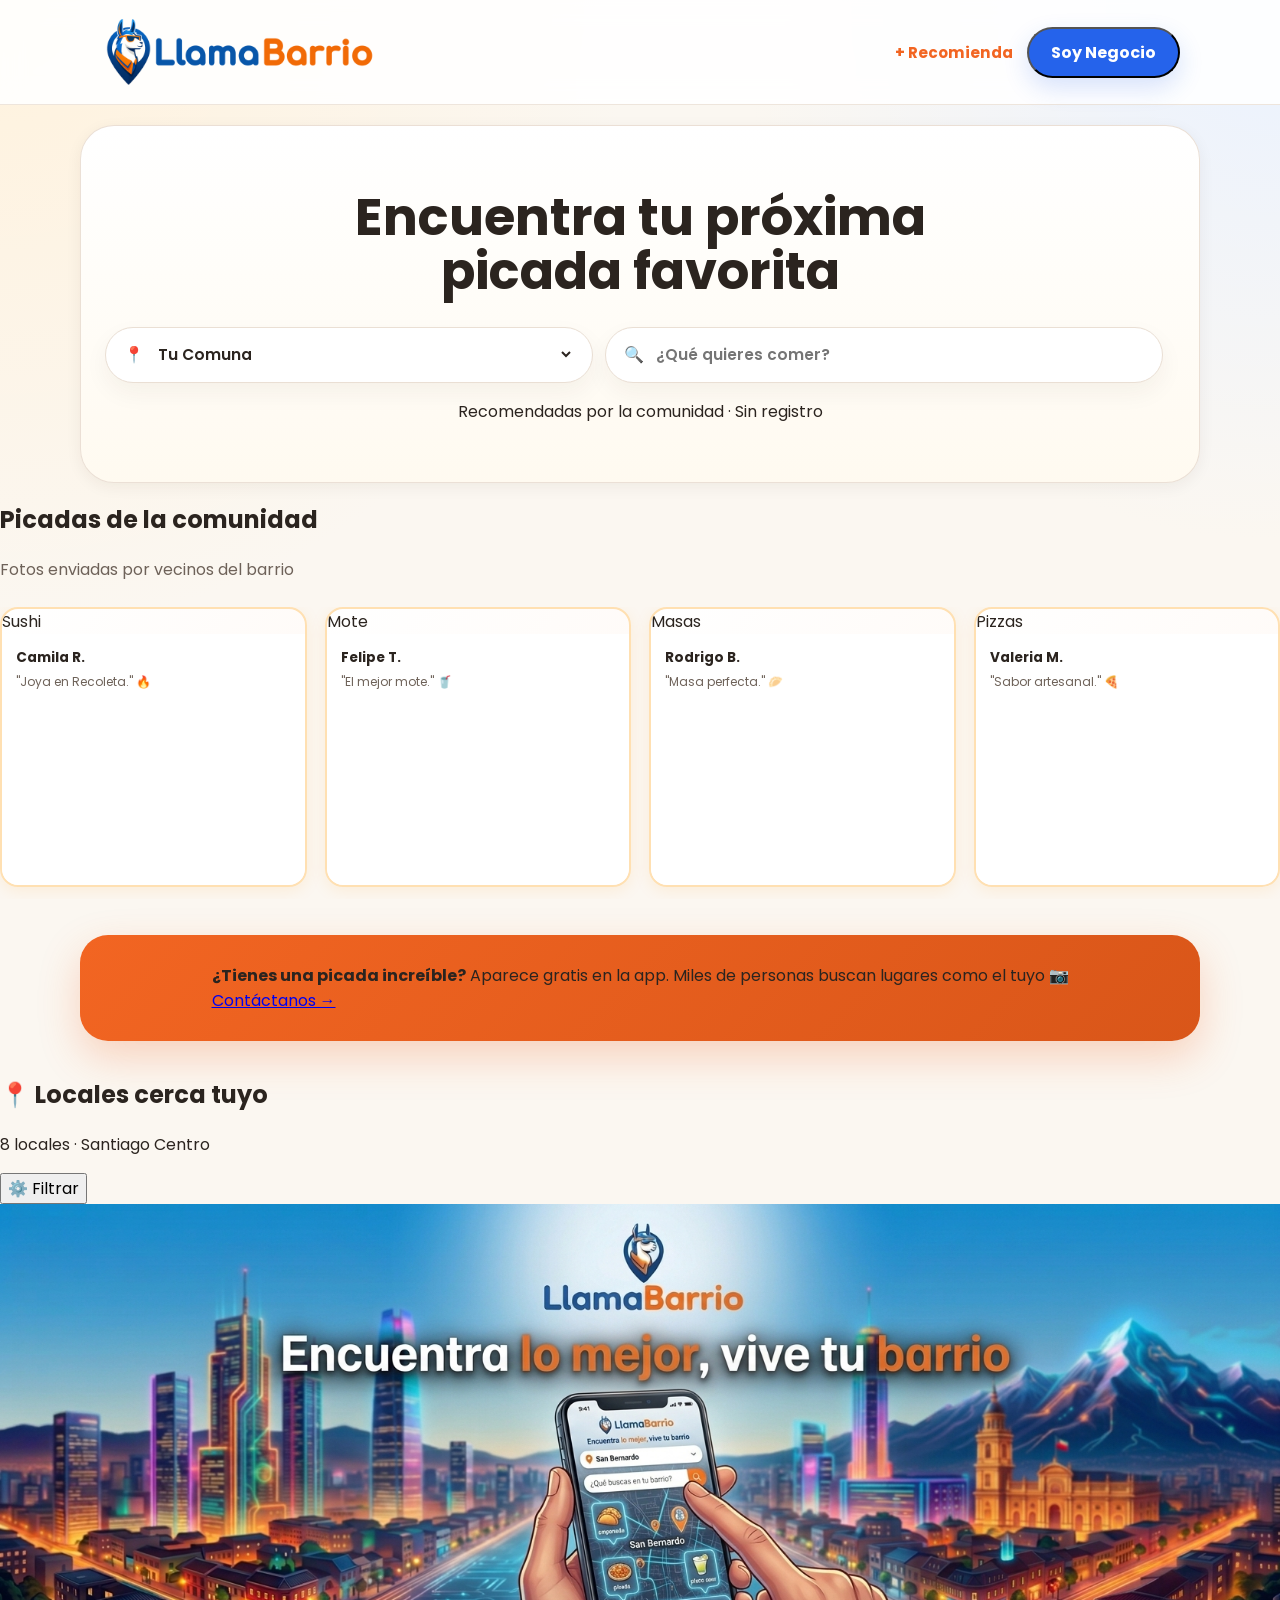
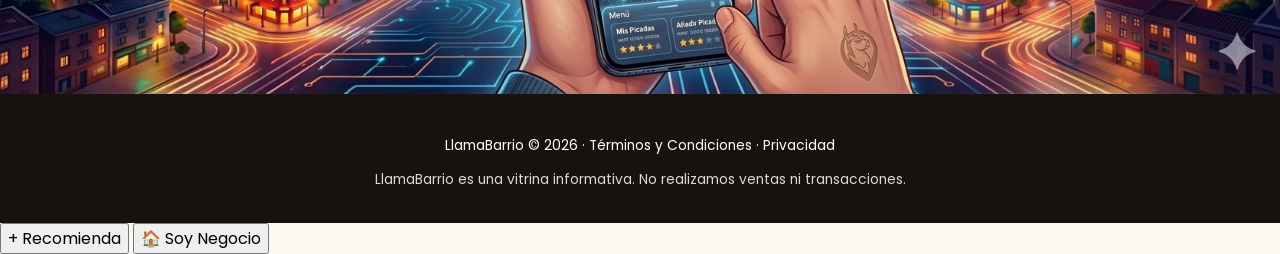
<file: index.html.html>
<!DOCTYPE html>
<html lang="es">
<head>
    <meta charset="UTF-8">
    <meta name="viewport" content="width=device-width, initial-scale=1.0, maximum-scale=1.0, user-scalable=no">
    <title>LlamaBarrio - Tu comunidad conectada</title>
    
    <meta name="theme-color" content="#39FF14">
    <link rel="manifest" href="/manifest.json">

    <link href="https://fonts.googleapis.com/css2?family=Poppins:wght@400;500;600;700;800&display=swap" rel="stylesheet">
    
    <link rel="stylesheet" href="style.css?v=4.0">

    <style>
      @media screen and (max-width: 800px) {
          footer, 
          .site-footer, 
          [class*="footer"] {
              display: none !important;
              visibility: hidden !important;
              height: 0 !important;
              padding: 0 !important;
              margin: 0 !important;
              opacity: 0 !important;
              pointer-events: none !important;
          }
      }
    </style>

    <meta name="apple-mobile-web-app-capable" content="yes">
    <meta name="apple-mobile-web-app-status-bar-style" content="black-translucent">
    <meta name="apple-mobile-web-app-title" content="LlamaBarrio">
    <link rel="apple-touch-icon" href="images/icon-192.png">

    <script>
      if ('serviceWorker' in navigator) {
        window.addEventListener('load', () => {
          navigator.serviceWorker.register('/sw.js');
        });
      }
    </script>
</head>
<body>

    <nav class="navbar">
        <div class="nav-container">
            <div class="logo">
                <img src="images/logo.png" alt="LlamaBarrio" class="logo-img">
            </div>
            <div class="nav-right desktop-only">
                <a href="TU_LINK_DE_TALLY" target="_blank" class="btn-recomienda">+ Recomienda</a>
                <button class="btn-negocio-blue">Soy Negocio</button>
            </div>
        </div>
    </nav>

    <header class="hero">
        <h1>Encuentra tu próxima <br><span class="highlight">picada favorita</span></h1>
        
        <div class="search-area">
            <div class="filter-group">
                <div class="oval-input">
                    <span>📍</span>
                    <select class="clean-select">
                        <option value="" disabled selected>Tu Comuna</option>
                        <option value="santiago">Santiago Centro</option>
                        <option value="providencia">Providencia</option>
                        <option value="las-condes">Las Condes</option>
                    </select>
                </div>
            </div>
            
            <div class="filter-group">
                <div class="search-box oval-input">
                    <span class="search-icon">🔍</span>
                    <input type="text" placeholder="¿Qué quieres comer?" id="main-search">
                </div>
            </div>
        </div>
        
        <p class="subtitle">Recomendadas por la comunidad · Sin registro</p>
    </header>

    <main class="content">
        <section class="section">
            <div class="section-header vertical-header">
                <h2>Picadas de la comunidad</h2>
                <p class="sub-small">Fotos enviadas por vecinos del barrio</p>
            </div>
            
            <div class="community-grid centered-container">
                <div class="comm-card orange-soft">
                    <div class="comm-img-placeholder">Sushi</div>
                    <div class="comm-info">
                        <b>Camila R.</b>
                        <p>"Joya en Recoleta." 🔥</p>
                    </div>
                </div>
                <div class="comm-card orange-soft">
                    <div class="comm-img-placeholder">Mote</div>
                    <div class="comm-info">
                        <b>Felipe T.</b>
                        <p>"El mejor mote." 🥤</p>
                    </div>
                </div>
                <div class="comm-card orange-soft">
                    <div class="comm-img-placeholder">Masas</div>
                    <div class="comm-info">
                        <b>Rodrigo B.</b>
                        <p>"Masa perfecta." 🥟</p>
                    </div>
                </div>
                <div class="comm-card orange-soft">
                    <div class="comm-img-placeholder">Pizzas</div>
                    <div class="comm-info">
                        <b>Valeria M.</b>
                        <p>"Sabor artesanal." 🍕</p>
                    </div>
                </div>
            </div>
        </section>

        <div class="cta-banner">
          <div class="cta-content">
            <div class="cta-text">
              <strong>¿Tienes una picada increíble?</strong>
              <span>Aparece gratis en la app. Miles de personas buscan lugares como el tuyo 📷</span>
            </div>
            <a href="https://wa.me/569XXXXXXXX" class="cta-button">Contáctanos →</a>
          </div>
        </div>

        <section class="section">
            <div class="section-header">
                <div class="header-text">
                    <h2>📍 Locales cerca tuyo</h2>
                    <p class="sub">8 locales · Santiago Centro</p>
                </div>
                <button class="btn-filtrar">⚙️ Filtrar</button>
            </div>
            <div class="locals-grid-3" id="locals-grid"></div>
        </section>

        <section class="section final-ad-section">
            <div class="ad-slide-final-wrapper">
                <div class="ad-slide-final-card">
                    <img src="images/promocion1.png" alt="Promoción Final" class="ad-img-final">
                    <div class="ad-dots-final">
                        <span class="dot active"></span>
                        <span class="dot"></span>
                        <span class="dot"></span>
                    </div>
                </div>
            </div>
        </section>
    </main>

    <footer class="site-footer">
        <div class="footer-content">
            <p>LlamaBarrio © 2026 · <a href="#">Términos y Condiciones</a> · <a href="#">Privacidad</a></p>
            <p class="disclaimer-text">LlamaBarrio es una vitrina informativa. No realizamos ventas ni transacciones.</p>
        </div>
    </footer>

    <div class="floating-nav mobile-only">
        <button class="btn-blue">+ Recomienda</button>
        <button class="btn-outline">🏠 Soy Negocio</button>
    </div>

    <script src="script.js"></script>
</body>
</html>
</file>
<file: style.css>
:root {
    --orange: #f26522;
    --orange-dark: #d95619;
    --orange-soft: #fff3e8;
    --blue: #2563eb;
    --bg: #fbf7f1;
    --card: #ffffff;
    --text: #2b241f;
    --muted: #6e6259;
    --line: #eadfd4;
    --shadow: 0 18px 40px rgba(59, 39, 24, 0.08);
}

* { box-sizing: border-box; }
html { scroll-behavior: smooth; }
body {
    margin: 0;
    font-family: 'Poppins', sans-serif;
    color: var(--text);
    background:
        radial-gradient(circle at top left, #fff2dd 0, transparent 28%),
        radial-gradient(circle at top right, #eaf2ff 0, transparent 24%),
        var(--bg);
    overflow-x: hidden;
}

img { max-width: 100%; display: block; }
button, select, input { font: inherit; }
button { cursor: pointer; }

.main-wrapper { max-width: 1120px; margin: 0 auto; padding: 0 20px 40px; }
.section-block { margin-top: 42px; }
.section-heading { margin-bottom: 18px; }
.section-heading-split { display: flex; justify-content: space-between; align-items: flex-end; gap: 20px; }

.navbar {
    position: sticky;
    top: 0;
    z-index: 1000;
    display: flex;
    justify-content: center;
    padding: 16px 0;
    background: rgba(255, 255, 255, 0.88);
    border-bottom: 1px solid rgba(234, 223, 212, 0.8);
    backdrop-filter: blur(12px);
}

.nav-container {
    width: 100%;
    max-width: 1120px;
    padding: 0 20px;
    display: flex;
    justify-content: space-between;
    align-items: center;
    gap: 20px;
}

.logo-img { height: 72px; }
.nav-right { display: flex; align-items: center; gap: 14px; }

.btn-recomienda,
.btn-negocio-blue,
.btn-contact,
.btn-empty-state,
.btn-buscar-main,
.btn-ver,
.category-pill,
.mini-filter,
.comm-card,
.local-card { transition: transform 0.2s ease, box-shadow 0.2s ease, filter 0.2s ease; }

.btn-recomienda {
    color: var(--orange);
    text-decoration: none;
    font-weight: 700;
    font-size: 0.95rem;
}

.btn-negocio-blue,
.btn-contact,
.btn-empty-state {
    text-decoration: none;
    display: inline-flex;
    align-items: center;
    justify-content: center;
    border-radius: 999px;
    font-weight: 700;
}

.btn-negocio-blue {
    background: var(--blue);
    color: #fff;
    padding: 11px 22px;
    box-shadow: 0 10px 24px rgba(37, 99, 235, 0.18);
}

.btn-contact {
    background: rgba(255, 255, 255, 0.2);
    color: #fff;
    padding: 12px 24px;
    font-size: 0.95rem;
    backdrop-filter: blur(10px);
}

.btn-contact:hover {
    background: rgba(255, 255, 255, 0.3);
    transform: translateX(4px);
}

.hero {
    max-width: 1120px;
    margin: 20px auto 0;
    padding: 46px 24px 42px;
    text-align: center;
    background: linear-gradient(180deg, rgba(255, 255, 255, 0.98), rgba(255, 250, 240, 0.98));
    border: 1px solid rgba(234, 223, 212, 0.95);
    border-radius: 34px;
    box-shadow: 0 4px 16px rgba(59, 39, 24, 0.06);
}

.hero-badge {
    display: inline-flex;
    align-items: center;
    justify-content: center;
    padding: 8px 14px;
    border-radius: 999px;
    background: var(--orange-soft);
    color: var(--orange-dark);
    font-size: 0.82rem;
    font-weight: 700;
}

.hero h1 {
    margin: 18px auto 12px;
    max-width: 760px;
    font-size: clamp(2rem, 4vw, 3.4rem);
    line-height: 1.06;
}

.highlight-word { color: var(--orange); }

.hero-copy {
    max-width: 760px;
    margin: 0 auto 16px;
    color: var(--muted);
    font-size: 1rem;
    line-height: 1.7;
}

.search-area {
    margin-top: 28px;
    display: grid;
    grid-template-columns: 1.05fr 1.2fr auto;
    gap: 12px;
    align-items: center;
}

.oval-input {
    display: flex;
    align-items: center;
    gap: 10px;
    height: 56px;
    padding: 0 18px;
    border-radius: 999px;
    background: #fff;
    border: 1px solid var(--line);
    box-shadow: 0 10px 24px rgba(59, 39, 24, 0.05);
}

.icon-mark { font-size: 1rem; }

.clean-select,
.oval-input input {
    width: 100%;
    border: 0;
    background: transparent;
    outline: none;
    font-family: 'Poppins', sans-serif;
    font-size: 0.96rem;
    font-weight: 600;
    color: var(--text);
}

.btn-buscar-main {
    height: 56px;
    padding: 0 28px;
    border: 0;
    border-radius: 999px;
    background: var(--orange);
    color: #fff;
    font-size: 0.96rem;
    font-weight: 700;
    box-shadow: 0 14px 28px rgba(242, 101, 34, 0.2);
}

.btn-buscar-main:hover {
    transform: translateY(-2px);
    box-shadow: 0 16px 32px rgba(242, 101, 34, 0.25);
}

.hero-categories {
    margin-top: 18px;
    display: flex;
    justify-content: center;
    gap: 10px;
    flex-wrap: wrap;
}

.mini-how-section {
    margin-top: 16px;
    padding: 16px;
    background: linear-gradient(135deg, rgba(242, 101, 34, 0.05), rgba(255, 255, 255, 0.5));
    border-radius: 14px;
    border: 1px solid rgba(242, 101, 34, 0.15);
    cursor: pointer;
    user-select: none;
}

.mini-how-header {
    cursor: pointer;
    user-select: none;
    text-align: center;
    margin-bottom: 12px;
}

.mini-how-title {
    margin: 0;
    font-size: 0.95rem;
    color: var(--orange-dark);
    font-weight: 700;
}

.mini-how-steps {
    display: flex;
    justify-content: center;
    align-items: center;
    gap: 8px;
    flex-wrap: wrap;
    max-height: 500px;
    opacity: 1;
    transition: max-height 0.3s ease, opacity 0.3s ease, margin 0.3s ease;
    overflow: hidden;
}

.mini-how-steps.collapsed {
    max-height: 0;
    opacity: 0;
    margin: 0;
}

.mini-step-item {
    display: flex;
    flex-direction: column;
    align-items: center;
    gap: 4px;
}

.mini-step-number {
    width: 28px;
    height: 28px;
    border-radius: 50%;
    background: var(--orange);
    color: #fff;
    font-weight: 700;
    font-size: 0.85rem;
    display: flex;
    align-items: center;
    justify-content: center;
}

.mini-step-text {
    font-size: 0.75rem;
    color: var(--text);
    font-weight: 600;
    max-width: 80px;
    line-height: 1.2;
}

.mini-step-arrow {
    font-size: 1.2rem;
    color: var(--orange);
    font-weight: 700;
    margin: 0 4px;
}

.section-title { margin: 0; font-size: clamp(1.4rem, 2vw, 2rem); line-height: 1.2; }
.sub-small { margin: 8px 0 0; color: var(--muted); line-height: 1.6; }
.mobile-swipe-hint { display: none; margin: 10px 0 0; color: var(--orange-dark); font-size: 0.8rem; font-weight: 700; }

.category-pill,
.mini-filter {
    padding: 12px 18px;
    border-radius: 999px;
    border: 1px solid var(--line);
    background: #fff;
    color: var(--text);
    font-size: 0.9rem;
    font-weight: 700;
}

.category-pill.is-active,
.mini-filter.is-active {
    background: var(--orange-soft);
    border-color: #f6bb93;
    color: var(--orange-dark);
}

.mini-filter.is-active {
    background: #caf8d4;
    color: #168240;
    border-color: #88e59c;
}

.community-section {
    padding: 32px;
    border-radius: 28px;
    background: linear-gradient(135deg, #fff3e0 0%, #ffe8d6 100%);
    border: 2px solid #ffb74d;
    box-shadow: 0 8px 24px rgba(255, 152, 0, 0.15), inset 0 1px 0 rgba(255, 255, 255, 0.9);
    position: relative;
    overflow: hidden;
}

.community-section::before {
    content: '';
    position: absolute;
    top: 0;
    left: 0;
    right: 0;
    height: 4px;
    background: linear-gradient(90deg, #ff9800, #f57c00, #e65100);
}

.community-section .section-heading .section-title {
    color: #e65100;
}

.community-section .section-heading .sub-small {
    color: var(--muted);
}

.community-grid {
    display: grid;
    grid-template-columns: repeat(4, 1fr);
    gap: 18px;
    margin-top: 24px;
    overflow-x: auto;
    overflow-y: hidden;
    padding-bottom: 12px;
    scroll-behavior: smooth;
}

.community-grid::-webkit-scrollbar { 
    height: 6px; 
}
.community-grid::-webkit-scrollbar-track {
    background: rgba(255, 152, 0, 0.1);
    border-radius: 10px;
}
.community-grid::-webkit-scrollbar-thumb {
    background: rgba(255, 152, 0, 0.3);
    border-radius: 10px;
}
.community-grid::-webkit-scrollbar-thumb:hover {
    background: rgba(255, 152, 0, 0.5);
}

.comm-card {
    background: linear-gradient(135deg, #ffffff 0%, #fff8f3 100%);
    border: 2px solid #ffe0b2;
    border-radius: 18px;
    overflow: hidden;
    box-shadow: 0 4px 16px rgba(255, 152, 0, 0.1);
    display: flex;
    flex-direction: column;
    height: 280px;
    min-width: 180px;
    transition: all 0.3s ease;
    flex-shrink: 0;
}

.comm-card:hover {
    box-shadow: 0 12px 32px rgba(255, 152, 0, 0.2);
    transform: translateY(-4px);
    border-color: #ffb74d;
}

.comm-img-box { 
    background: #f0ebe5; 
    overflow: hidden; 
    height: 140px;
    display: flex;
    align-items: center;
    justify-content: center;
    flex-shrink: 0;
}

.comm-img-box img { 
    width: 100%; 
    height: 100%; 
    object-fit: cover;
    object-position: center;
}

.comm-info { 
    padding: 14px;
    background: rgba(255, 255, 255, 0.98);
    border-radius: 0 0 16px 16px;
    flex: 1;
    display: flex;
    flex-direction: column;
    overflow: hidden;
}

.comm-tag {
    display: inline-flex;
    align-items: center;
    justify-content: center;
    padding: 5px 8px;
    border-radius: 999px;
    background: linear-gradient(135deg, #fff3e0, #ffe8d6);
    color: #e65100;
    border: 1px solid #ffb74d;
    font-size: 0.7rem;
    font-weight: 700;
    align-self: flex-start;
    margin-bottom: 6px;
}

.comm-info b { 
    display: block; 
    margin: 0 0 6px 0;
    font-size: 0.85rem;
    color: var(--text);
}

.comm-info p { 
    margin: 0; 
    color: var(--muted); 
    line-height: 1.4; 
    font-size: 0.75rem;
    flex: 1;
    overflow: hidden;
    display: -webkit-box;
    -webkit-line-clamp: 2;
    -webkit-box-orient: vertical;
}

.locals-section-wrapper {
    background: transparent;
    padding: 0;
    border-radius: 0;
    border: none;
    box-shadow: none;
    position: relative;
    overflow: visible;
}

.locals-section-wrapper::before {
    display: none;
}

.locals-section-wrapper .section-heading .section-title {
    color: var(--text);
}

.locals-section-wrapper .section-heading {
    margin-bottom: 24px;
}

.locals-grid {
    display: grid;
    grid-template-columns: repeat(4, 1fr);
    gap: 18px;
    margin-top: 0;
}

.local-card {
    background: linear-gradient(135deg, #ffffff 0%, #fff9f0 100%);
    border: 2px solid #ffc89b;
    border-radius: 18px;
    overflow: hidden;
    box-shadow: 0 4px 16px rgba(255, 152, 0, 0.12);
    display: flex;
    flex-direction: column;
    transition: all 0.3s ease;
    height: 340px;
}

.local-card:hover {
    box-shadow: 0 12px 32px rgba(255, 152, 0, 0.2);
    transform: translateY(-4px);
    border-color: #ffb74d;
}

.local-img-wrap { position: relative; }

.local-img-box { 
    background: #f0ebe5; 
    overflow: hidden; 
    height: 150px;
    display: flex;
    align-items: center;
    justify-content: center;
}

.local-img-box img { 
    width: 100%; 
    height: 100%; 
    object-fit: cover;
}

.local-body { 
    padding: 14px; 
    flex: 1;
    display: flex;
    flex-direction: column;
}

.local-topline {
    display: flex;
    align-items: center;
    gap: 10px;
    margin-bottom: 6px;
}

.local-body h3 {
    margin: 0;
    font-size: 0.95rem;
    width: 100%;
    line-height: 1.2;
}

.local-headline {
    display: flex;
    align-items: center;
    gap: 6px;
    margin-bottom: 8px;
    flex-wrap: wrap;
}

.local-inline-tag {
    display: inline-flex;
    align-items: center;
    justify-content: center;
    padding: 4px 8px;
    border-radius: 999px;
    background: #ffc89b;
    color: #ffffff;
    border: 1px solid #ffc89b;
    font-size: 0.7rem;
    font-weight: 700;
}

.local-meta {
    display: flex;
    flex-direction: column;
    gap: 4px;
    margin-bottom: 12px;
    font-size: 0.8rem;
}

.local-meta p {
    margin: 0;
}

.local-status {
    display: inline-flex;
    align-items: center;
    justify-content: center;
    padding: 4px 8px;
    border-radius: 999px;
    font-size: 0.7rem;
    font-weight: 700;
}

.local-status.open {
    background: rgba(30, 157, 97, 0.12); 
    color: #177d4d;
}

.local-status.closed {
    background: rgba(179, 56, 56, 0.12); 
    color: #a23232;
}

.btn-ver {
    width: 100%; 
    margin-top: auto; 
    padding: 10px; 
    border: 0;
    border-radius: 14px; 
    background: #151515; 
    color: #fff; 
    font-weight: 700;
    font-size: 0.85rem;
    transition: all 0.2s;
}

.btn-ver:hover {
    background: #2d2d2d;
}

.load-more-hint {
    grid-column: 1 / -1;
    text-align: center;
    padding: 20px;
    background: linear-gradient(135deg, rgba(255, 255, 255, 0.8), rgba(255, 243, 224, 0.8));
    border-radius: 12px;
    border: 2px dashed #ffb74d;
    color: #e65100;
    font-weight: 600;
}

.load-more-hint p {
    margin: 0;
}

.load-more-hint p + p {
    margin-top: 6px;
    font-weight: 400;
}

.no-results {
    margin: 28px auto 0;
    max-width: 540px;
    padding: 28px 22px;
    text-align: center;
    background: rgba(255, 255, 255, 0.95);
    border: 1px dashed #efb48a;
    border-radius: 26px;
    box-shadow: var(--shadow);
}

/* DESTACADOS */
.destacados-section {
    margin-top: 42px;
}

.destacados-title {
    margin: 0 0 24px 0;
    font-size: 1.8rem;
    font-weight: 700;
    color: var(--text);
}

.destacados-wrapper {
    display: grid;
    grid-template-columns: 1fr 1fr;
    gap: 24px;
    align-items: center;
}

.destacados-oferta {
    border-radius: 16px;
    overflow: hidden;
    height: 240px;
    background: #f0ebe5;
}

.destacados-img {
    width: 100%;
    height: 100%;
    object-fit: cover;
}

.destacados-trending {
    padding: 24px;
    background: linear-gradient(135deg, #e8f5e9 0%, #c8e6c9 100%);
    border-radius: 16px;
    border: 2px solid #81c784;
    box-shadow: 0 4px 12px rgba(76, 175, 80, 0.15);
}

.trending-title {
    margin: 0 0 20px 0;
    font-size: 1.15rem;
    font-weight: 700;
    color: #2e7d32;
}

.trending-compact {
    display: flex;
    flex-direction: column;
    gap: 12px;
}

.trending-compact-item {
    padding: 12px;
    background: #fff;
    border-radius: 8px;
    border: 2px solid #81c784;
    font-size: 0.9rem;
    color: var(--text);
}

.trending-compact-item strong {
    color: #2e7d32;
    font-weight: 700;
}

/* CTA BANNER */
.cta-banner {
    max-width: 1120px;
    margin: 36px auto;
    padding: 28px 32px;
    display: flex;
    align-items: center;
    justify-content: center;
    gap: 24px;
    background: linear-gradient(135deg, var(--orange) 0%, var(--orange-dark) 100%);
    border-radius: 28px;
    box-shadow: 0 16px 40px rgba(242, 101, 34, 0.25);
}

.cta-desc {
    display: flex;
    flex-direction: column;
    gap: 8px;
    text-align: center;
    flex: 1;
}

.cta-desc strong {
    font-size: 1.3rem;
    color: #fff;
    line-height: 1.2;
}

.cta-desc span {
    font-size: 0.95rem;
    color: rgba(255, 255, 255, 0.95);
    line-height: 1.5;
}

/* FOOTER EXTENDIDO (3 COLUMNAS) */
.footer-extended {
    background: linear-gradient(135deg, #ffffff 0%, #fff9f0 100%);
    border-top: 2px solid #eadfd4;
    border-bottom: 2px solid #eadfd4;
    padding: 48px 20px;
    margin-top: 54px;
}

.footer-extended-container {
    max-width: 1120px;
    margin: 0 auto;
    display: grid;
    grid-template-columns: repeat(3, 1fr);
    gap: 40px;
}

.footer-column h3 {
    margin: 0 0 18px 0;
    font-size: 1.1rem;
    font-weight: 700;
    color: var(--text);
    line-height: 1.2;
}

.footer-column ul {
    list-style: none;
    margin: 0;
    padding: 0;
    display: flex;
    flex-direction: column;
    gap: 12px;
}

.footer-column a,
.footer-column p {
    color: var(--muted);
    text-decoration: none;
    font-size: 0.95rem;
    line-height: 1.6;
    transition: color 0.2s ease;
}

.footer-column a:hover {
    color: var(--orange);
    text-decoration: underline;
}

.footer-text {
    margin: 0;
    color: var(--muted);
    font-size: 0.9rem;
    line-height: 1.6;
}

/* FOOTER NEGRO */
.site-footer {
    margin-top: 0;
    padding: 42px 20px 32px;
    text-align: center;
    background: #16120f;
    color: #fff;
    font-size: 0.86rem;
}

.footer-links {
    max-width: 1120px;
    margin: 0 auto;
}

.site-footer a { color: #fff; text-decoration: none; }
.site-footer p { margin: 0; text-align: center; }
.site-footer p + p {
    max-width: 780px;
    margin: 12px auto 0;
    color: rgba(255, 255, 255, 0.84);
    line-height: 1.7;
    text-align: center;
}

/* FAQ MODAL */
.faq-modal-card {
    width: min(92%, 600px);
    max-height: 85vh;
    overflow-y: auto;
    background: #fff;
    border-radius: 24px;
    padding: 32px;
}

.faq-content h2 {
    margin: 0 0 28px 0;
    font-size: 1.8rem;
    font-weight: 700;
    color: var(--text);
    text-align: center;
}

.faq-list {
    display: flex;
    flex-direction: column;
    gap: 12px;
}

.faq-item {
    border: 1px solid #eadfd4;
    border-radius: 12px;
    overflow: hidden;
    transition: all 0.3s ease;
}

.faq-item:hover {
    border-color: var(--orange);
    box-shadow: 0 4px 12px rgba(242, 101, 34, 0.1);
}

.faq-question {
    width: 100%;
    padding: 16px;
    border: 0;
    background: #fff;
    cursor: pointer;
    display: flex;
    justify-content: space-between;
    align-items: center;
    font-size: 1rem;
    font-weight: 600;
    color: var(--text);
    transition: all 0.3s ease;
}

.faq-question:hover {
    background: var(--orange-soft);
    color: var(--orange-dark);
}

.faq-icon {
    font-size: 1.4rem;
    font-weight: 700;
    color: var(--orange);
    transition: transform 0.3s ease;
}

.faq-item.active .faq-icon {
    transform: rotate(45deg);
}

.faq-answer {
    max-height: 0;
    overflow: hidden;
    transition: max-height 0.3s ease;
    background: var(--orange-soft);
}

.faq-item.active .faq-answer {
    max-height: 500px;
}

.faq-answer p {
    margin: 0;
    padding: 16px;
    color: var(--text);
    line-height: 1.7;
    font-size: 0.95rem;
}

.faq-answer ul {
    margin: 0;
    padding: 0 16px 16px 40px;
    list-style: disc;
}

.faq-answer li {
    color: var(--text);
    line-height: 1.6;
    margin-bottom: 6px;
}

.faq-modal-card::-webkit-scrollbar {
    width: 8px;
}

.faq-modal-card::-webkit-scrollbar-track {
    background: transparent;
}

.faq-modal-card::-webkit-scrollbar-thumb {
    background: var(--orange-soft);
    border-radius: 4px;
}

/* MODALES */
.modal-overlay {
    display: none;
    position: fixed;
    inset: 0;
    z-index: 2000;
    align-items: center;
    justify-content: center;
    padding: 18px;
    background: rgba(17, 17, 17, 0.82);
}

.modal-card,
.form-modal-card {
    position: relative;
    overflow: hidden;
    background: #fff;
    border-radius: 30px;
}

.modal-card { width: min(92%, 460px); }

.modal-header-img { height: 220px; background: #f7f1e9; }
.modal-header-img img { width: 100%; height: 100%; object-fit: cover; }

.modal-content { padding: 24px; }
.modal-content h2 { margin: 12px 0 10px; font-size: 1.55rem; }
.modal-desc { margin: 0 0 18px; color: var(--muted); line-height: 1.7; }

.modal-tag {
    display: inline-flex;
    align-items: center;
    justify-content: center;
    padding: 7px 12px;
    border-radius: 999px;
    background: var(--orange-soft);
    color: var(--orange-dark);
    font-size: 0.78rem;
    font-weight: 700;
}

.modal-info-pill {
    padding: 16px;
    border-radius: 20px;
    background: #faf6f1;
}

.modal-info-pill p {
    margin: 0;
    color: var(--muted);
    line-height: 1.7;
}

.modal-info-pill p + p { margin-top: 6px; }

.btn-wa {
    display: block;
    margin-top: 18px;
    padding: 13px;
    border-radius: 16px;
    background: #25d366;
    color: #fff;
    text-align: center;
    text-decoration: none;
    font-weight: 700;
}

.close-btn {
    position: absolute;
    top: 14px;
    right: 14px;
    width: 36px;
    height: 36px;
    border: 0;
    border-radius: 50%;
    background: rgba(255, 255, 255, 0.96);
    color: var(--orange-dark);
    font-size: 1.35rem;
    box-shadow: 0 8px 20px rgba(17, 17, 17, 0.12);
    z-index: 2;
}

.form-modal-card {
    width: min(100%, 960px);
    height: min(90vh, 780px);
}

.form-modal-card iframe {
    width: 100%;
    height: 100%;
    border: 0;
}

.is-hidden { display: none !important; }

/* NAVBAR INFERIOR MÓVIL */
.mobile-navbar {
    display: none;
    position: fixed;
    bottom: 0;
    left: 0;
    right: 0;
    z-index: 999;
    background: #fff;
    border-top: 2px solid #eadfd4;
    box-shadow: 0 -4px 16px rgba(0, 0, 0, 0.08);
    padding: 0;
    margin: 0;
    height: auto;
    display: flex;
    justify-content: space-around;
    align-items: stretch;
}

.mobile-nav-item {
    flex: 1;
    display: flex;
    flex-direction: column;
    align-items: center;
    justify-content: center;
    gap: 4px;
    padding: 12px 8px;
    text-decoration: none;
    color: var(--muted);
    font-size: 0.75rem;
    font-weight: 600;
    transition: all 0.2s ease;
    border: 0;
    background: transparent;
    cursor: pointer;
}

.mobile-nav-item:hover,
.mobile-nav-item.active {
    color: var(--orange);
    background: rgba(242, 101, 34, 0.05);
}

.mobile-nav-icon {
    font-size: 1.5rem;
}

.mobile-nav-label {
    font-size: 0.7rem;
    font-weight: 600;
}

/* HOVER EFFECTS */
.btn-recomienda:hover,
.btn-negocio-blue:hover,
.btn-contact:hover,
.btn-empty-state:hover,
.btn-buscar-main:hover,
.category-pill:hover,
.btn-ver:hover,
.mini-filter:hover,
.comm-card:hover,
.local-card:hover {
    transform: translateY(-2px);
}

.comm-card:hover,
.local-card:hover {
    box-shadow: 0 22px 48px rgba(59, 39, 24, 0.14);
}

/* RESPONSIVE TABLET */
@media (max-width: 980px) {
    .search-area { grid-template-columns: 1fr; }
    .section-heading-split { flex-direction: column; align-items: flex-start; }
    .community-grid { grid-template-columns: repeat(2, 1fr); }
    .locals-grid { grid-template-columns: repeat(2, 1fr); }
    .cta-banner {
        flex-direction: column;
        text-align: center;
        padding: 20px;
    }
    .footer-extended-container {
        grid-template-columns: repeat(2, 1fr);
        gap: 32px;
    }
    .destacados-wrapper {
        grid-template-columns: 1fr;
    }
}

/* RESPONSIVE MOBILE */
@media (max-width: 760px) {
    .hero { padding: 24px; margin-top: 0; }
    .search-area { grid-template-columns: 1fr; gap: 10px; }
    .hero-categories { gap: 8px; }
    .mobile-swipe-hint { display: block; }
    .section-title { font-size: 1.4rem; }
    .community-grid { 
        grid-template-columns: auto;
        overflow-x: auto;
        -webkit-overflow-scrolling: touch;
    }
    .locals-grid { grid-template-columns: repeat(2, 1fr); }
    .mobile-navbar { display: flex !important; }
    .nav-right { display: none; }
    .desktop-only { display: none; }
    
    .main-wrapper {
        padding-bottom: 120px;
    }
    
    .footer-extended {
        padding: 24px 10px;
        margin-top: 24px;
        margin-bottom: 20px;
        text-align: center;
    }
    
    .footer-extended-container {
        grid-template-columns: 1fr;
        gap: 20px;
    }
    
    .footer-column h3 {
        font-size: 0.95rem;
        margin-bottom: 10px;
        text-align: center;
    }
    
    .footer-column ul {
        justify-content: center;
        align-items: center;
    }
    
    .footer-column a,
    .footer-column p {
        font-size: 0.8rem;
        text-align: center;
    }

    .site-footer {
        padding: 20px 10px;
        text-align: center;
    }

    .destacados-wrapper {
        gap: 16px;
    }

    .destacados-oferta {
        height: 200px;
    }

    .destacados-trending {
        padding: 16px;
    }

    .trending-title {
        font-size: 0.95rem;
        margin-bottom: 12px;
    }

    .cta-banner {
        margin: 24px auto;
        padding: 20px;
        gap: 16px;
    }

    .faq-modal-card {
        width: min(95%, 100%);
        padding: 20px;
    }

    .faq-content h2 {
        font-size: 1.4rem;
        margin-bottom: 20px;
        text-align: center;
    }

    .faq-question {
        font-size: 0.9rem;
        padding: 12px;
        text-align: left;
    }

    .faq-answer p {
        padding: 12px;
        font-size: 0.9rem;
        text-align: left;
    }
}
</file>
